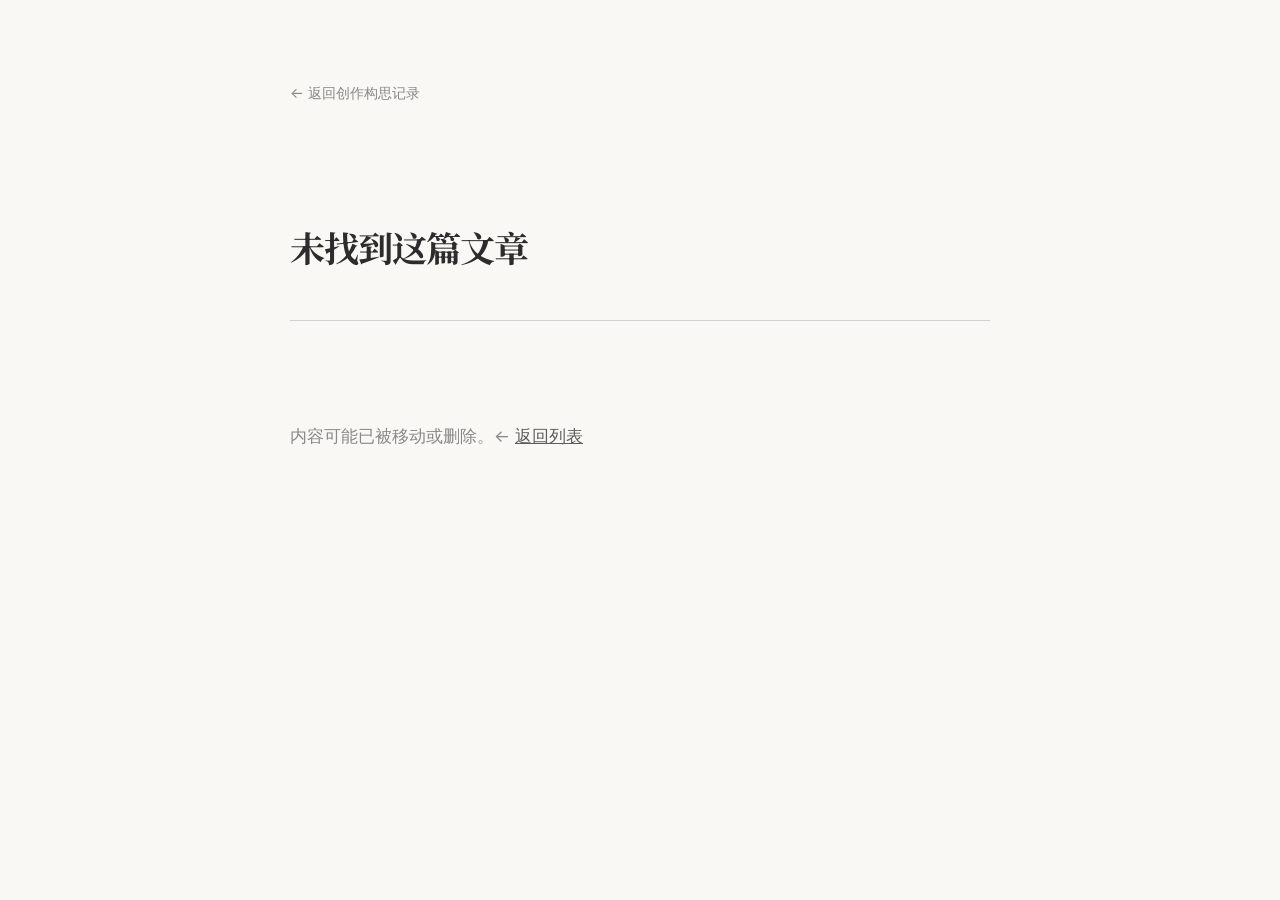
<file: article.html>
<!DOCTYPE html>
<html lang="zh-CN">
<head>
    <meta charset="UTF-8">
    <meta name="viewport" content="width=device-width, initial-scale=1.0">
    <title>创作笔记 - Composer_降噪</title>
    <link rel="stylesheet" href="style.css">
    <link href="https://fonts.googleapis.com/css2?family=Noto+Serif+SC:wght@400;700&family=Inter:wght@300;400&display=swap" rel="stylesheet">
    <style>
        body { background-color: #f9f8f5; }
        .article-container {
            max-width: 700px;
            margin: 80px auto;
            padding: 0 40px;
        }
        .article-header {
            margin-bottom: 60px;
            border-bottom: 1px solid #d1d1d1;
            padding-bottom: 30px;
        }
        .article-header h1 {
            font-size: 2.2rem;
            margin-bottom: 20px;
            line-height: 1.3;
        }
        .meta {
            color: #888;
            font-size: 0.9rem;
            display: flex;
            gap: 20px;
        }
        .article-body {
            font-size: 1.05rem;
            line-height: 1.8;
            color: #333;
        }
        .article-body h2 {
            font-size: 1.5rem;
            margin: 40px 0 20px 0;
            color: #000;
        }
        .article-body p {
            margin-bottom: 20px;
        }
        /* 管理后台用 Markdown 发布的随笔：> 引用块 → 原有高亮框样式 */
        .article-body blockquote {
            background-color: #efede8;
            padding: 20px;
            border-left: 4px solid #5e5e5e;
            margin: 30px 0;
            font-style: italic;
        }
        .article-body ul, .article-body ol { margin: 0 0 20px 0; padding-left: 24px; }
        .article-body li { margin-bottom: 8px; }
        .article-body img { max-width: 100%; }
        .article-body pre {
            background-color: #efede8;
            padding: 16px;
            overflow-x: auto;
            font-size: 0.9rem;
        }
        .back-link {
            display: inline-block;
            margin-bottom: 40px;
            text-decoration: none;
            color: #888;
            font-size: 0.9rem;
            transition: color 0.2s;
        }
        .back-link:hover { color: #000; }
        .article-not-found {
            color: #888;
            padding: 40px 0;
        }
    </style>
</head>
<body>
    <div class="article-container">
        <a href="notes.html" class="back-link">← 返回创作构思记录</a>

        <header class="article-header">
            <h1 id="article-title">…</h1>
            <div class="meta">
                <span id="article-date"></span>
                <span id="article-category"></span>
            </div>
        </header>

        <article class="article-body" id="article-body">
            <p class="article-not-found">正在加载…</p>
        </article>
    </div>

    <script src="content.js"></script>
    <script>
    (function () {
        var slug = new URLSearchParams(window.location.search).get('slug');
        Portfolio.load().then(function (data) {
            var hit = null;
            (data.notes || []).forEach(function (n) { if (n.slug === slug) hit = n; });
            if (!hit) {
                document.title = '未找到文章 - Composer_降噪';
                document.getElementById('article-title').textContent = '未找到这篇文章';
                document.getElementById('article-date').textContent = '';
                document.getElementById('article-category').textContent = '';
                document.getElementById('article-body').innerHTML =
                    '<p class="article-not-found">内容可能已被移动或删除。← <a href="notes.html" style="color:#5e5e5e;">返回列表</a></p>';
                return;
            }
            document.title = hit.title + ' - 创作笔记';
            document.getElementById('article-title').textContent = hit.title;
            document.getElementById('article-date').textContent = '发布日期：' + hit.date;
            document.getElementById('article-category').textContent = '分类：' + hit.category;
            document.getElementById('article-body').innerHTML = hit.body || '';
        }).catch(function (e) {
            document.getElementById('article-body').textContent = '数据加载失败：' + e.message;
        });
    })();
    </script>
</body>
</html>
</file>
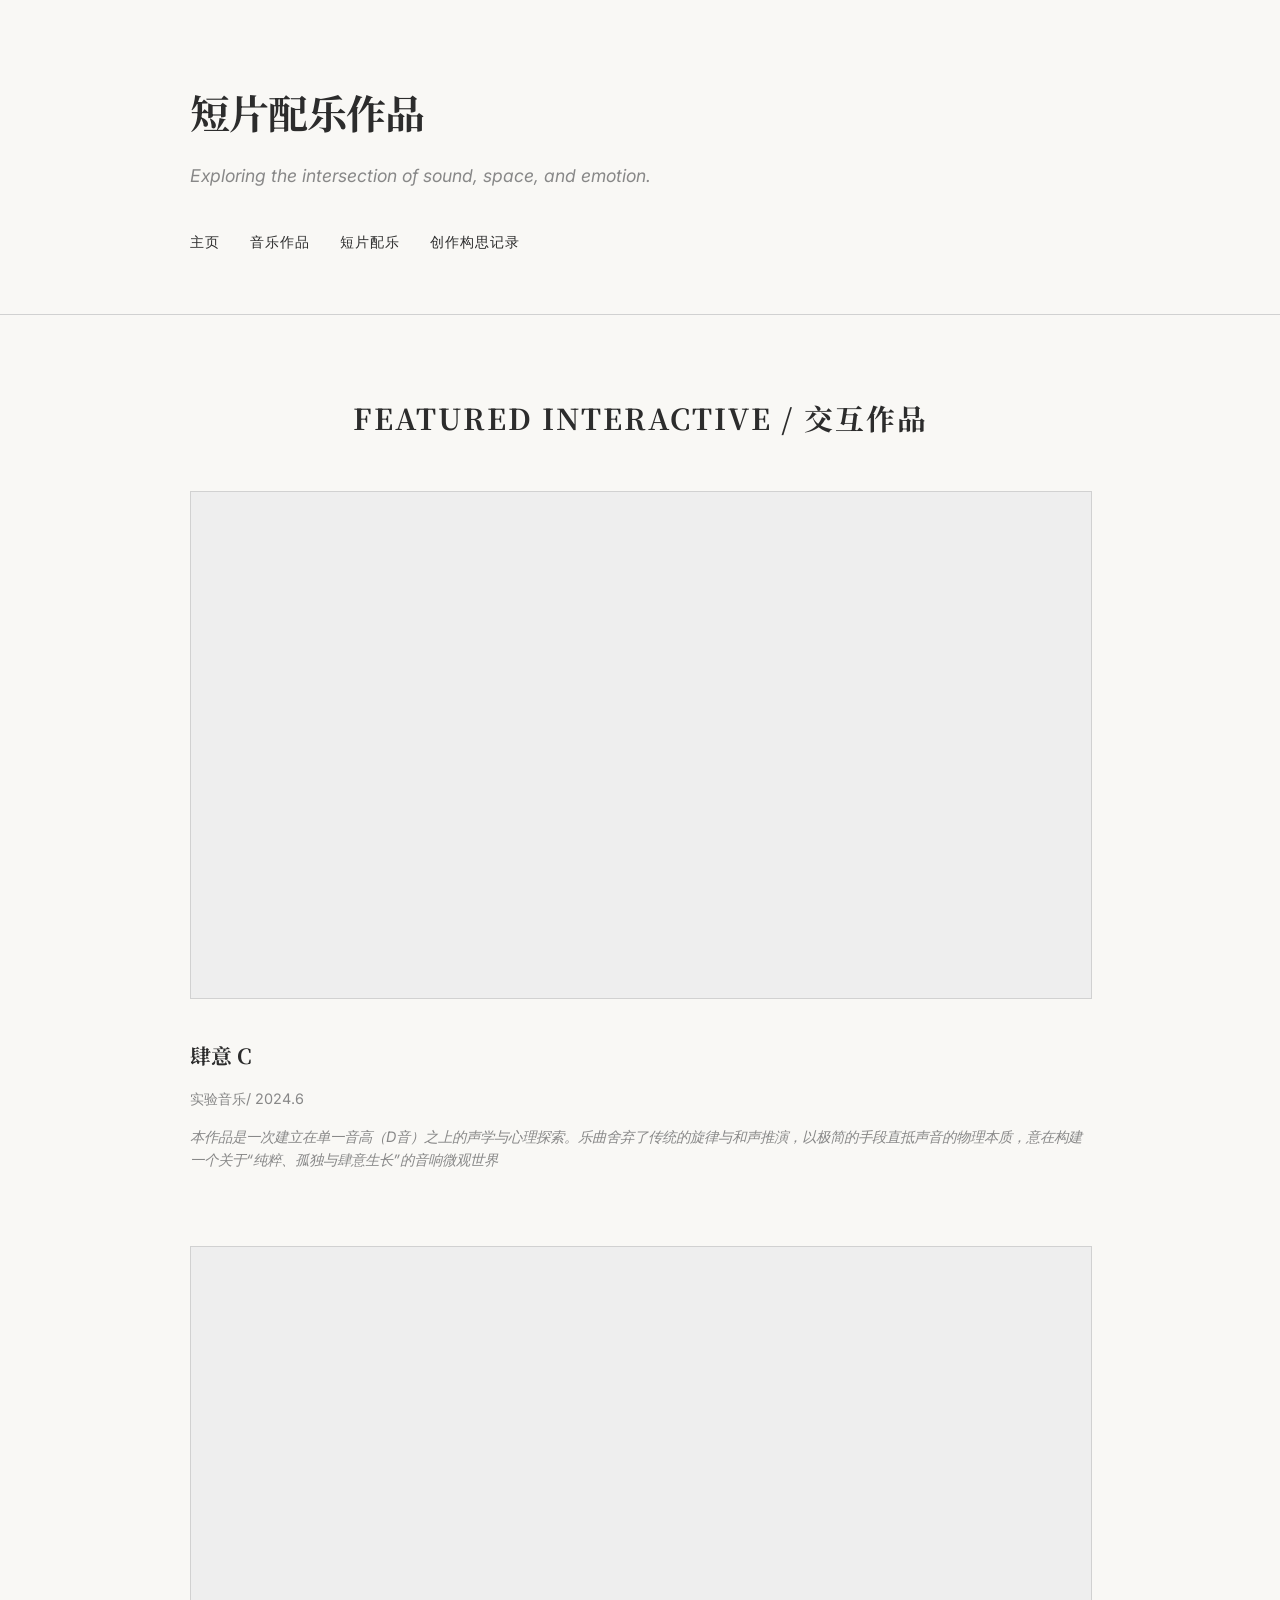
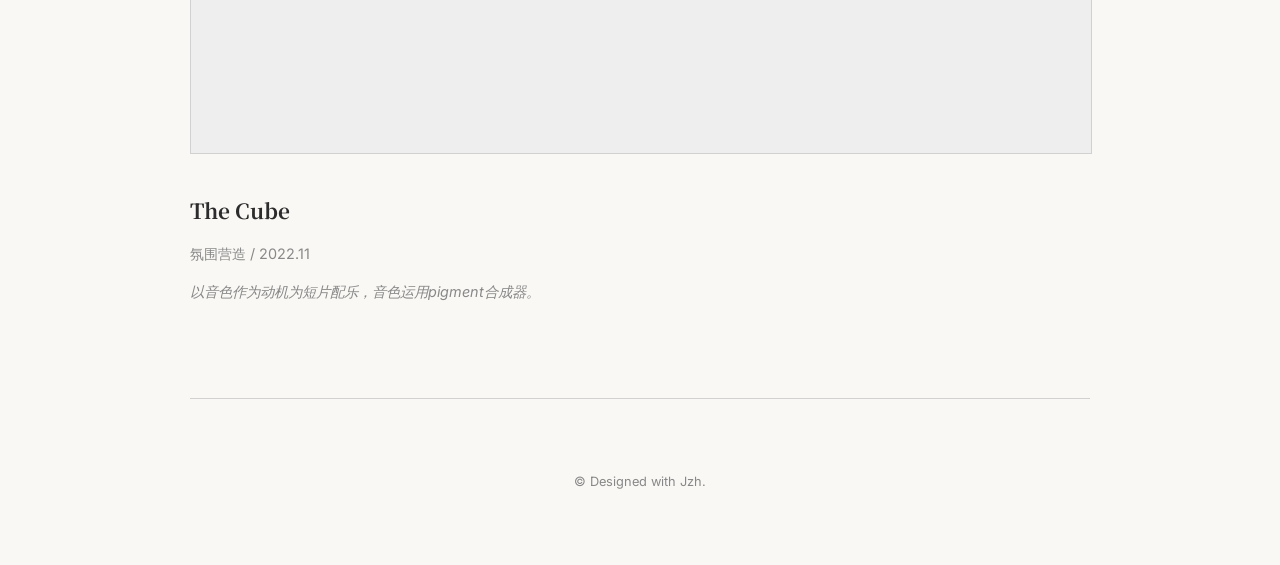
<file: interactive.html>
<!DOCTYPE html>
<html lang="zh-CN">
<head>
    <meta charset="UTF-8">
    <meta name="viewport" content="width=device-width, initial-scale=1.0">
    <title>Composer Jzh | 短片配乐</title>
    <link rel="stylesheet" href="style.css">
    <link href="https://fonts.googleapis.com/css2?family=Noto+Serif+SC:wght@400;700&family=Inter:wght@300;400&display=swap" rel="stylesheet">
</head>
<body class="featured-page">
    <header>
        <div class="container">
            <h1>短片配乐作品</h1>
            <p class="subtitle">Exploring the intersection of sound, space, and emotion.</p>
            <nav>
                <a href="index.html">主页</a>
                <a href="music.html">音乐作品</a>
                <a href="sound-design.html">短片配乐</a>
                <a href="notes.html">创作构思记录</a>
            </nav>
        </div>
    </header>

    <main class="container">
        <!-- Interactive Section -->
        <section id="interactive" class="section">
            <h2 class="section-title">Featured Interactive / 交互作品</h2>
            <div class="work-grid" data-portfolio="videos" data-group="interactive"></div>
        </section>
    </main>

    <footer>
        <div class="container">
            <p>&copy; Designed with Jzh.</p>
        </div>
    </footer>
    <script src="content.js"></script>
</body>
</html>
</file>
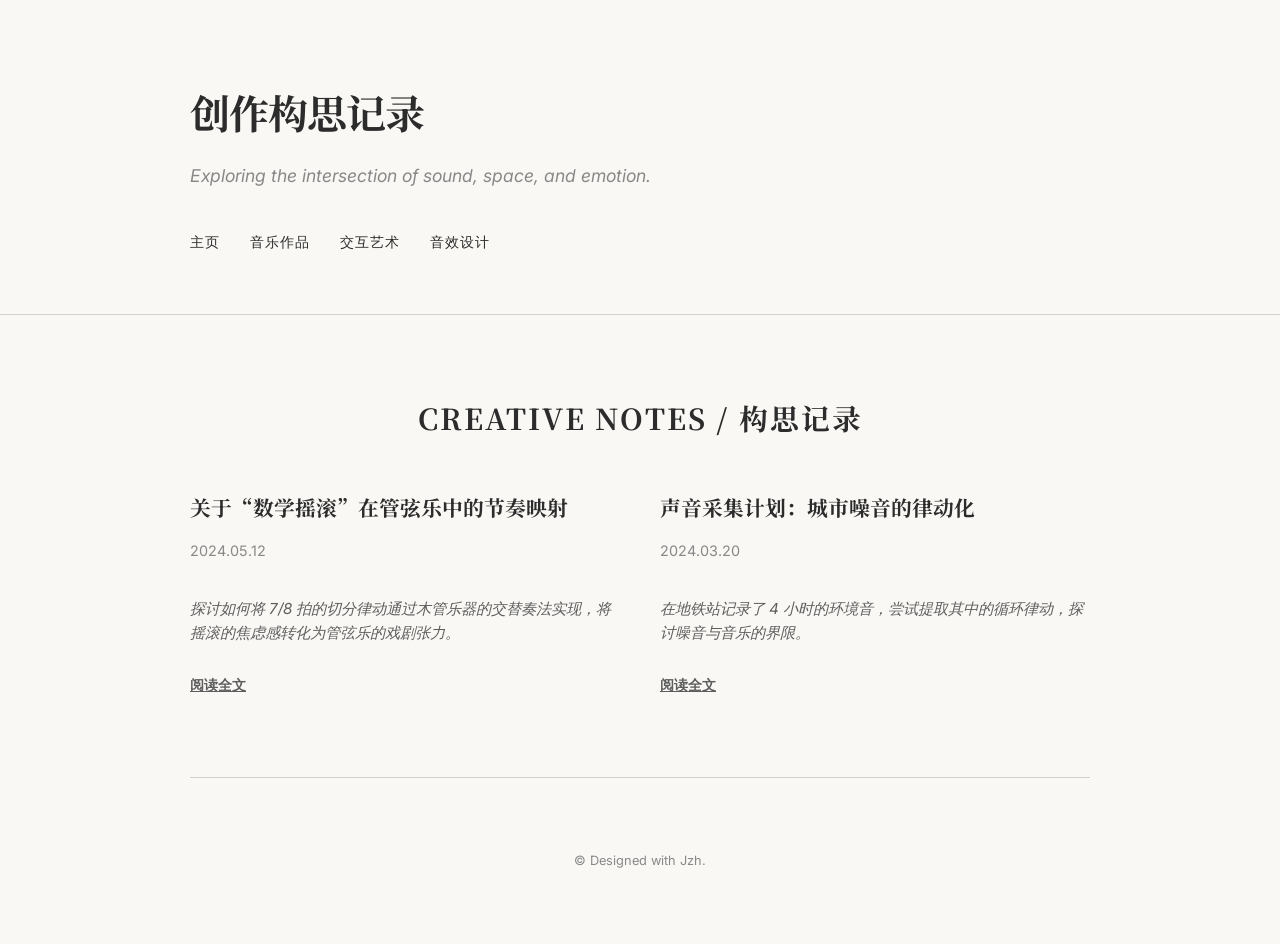
<file: notes.html>
<!DOCTYPE html>
<html lang="zh-CN">
<head>
    <meta charset="UTF-8">
    <meta name="viewport" content="width=device-width, initial-scale=1.0">
    <title>Composer Portfolio | 创作构思记录</title>
    <link rel="stylesheet" href="style.css">
    <link href="https://fonts.googleapis.com/css2?family=Noto+Serif+SC:wght@400;700&family=Inter:wght@300;400&display=swap" rel="stylesheet">
</head>
<body class="featured-page">
    <header>
        <div class="container">
            <h1>创作构思记录</h1>
            <p class="subtitle">Exploring the intersection of sound, space, and emotion.</p>
            <nav>
                <a href="index.html">主页</a>
                <a href="music.html">音乐作品</a>
                <a href="interactive.html">交互艺术</a>
                <a href="sound-design.html">音效设计</a>
            </nav>
        </div>
    </header>

    <main class="container">
        <!-- Notes Section -->
        <section id="notes" class="section">
            <h2 class="section-title">Creative Notes / 构思记录</h2>
            <div class="work-grid" data-portfolio="notes"></div>
        </section>
    </main>

    <footer>
        <div class="container">
            <p>&copy; Designed with Jzh.</p>
        </div>
    </footer>
    <script src="content.js"></script>
</body>
</html>
</file>
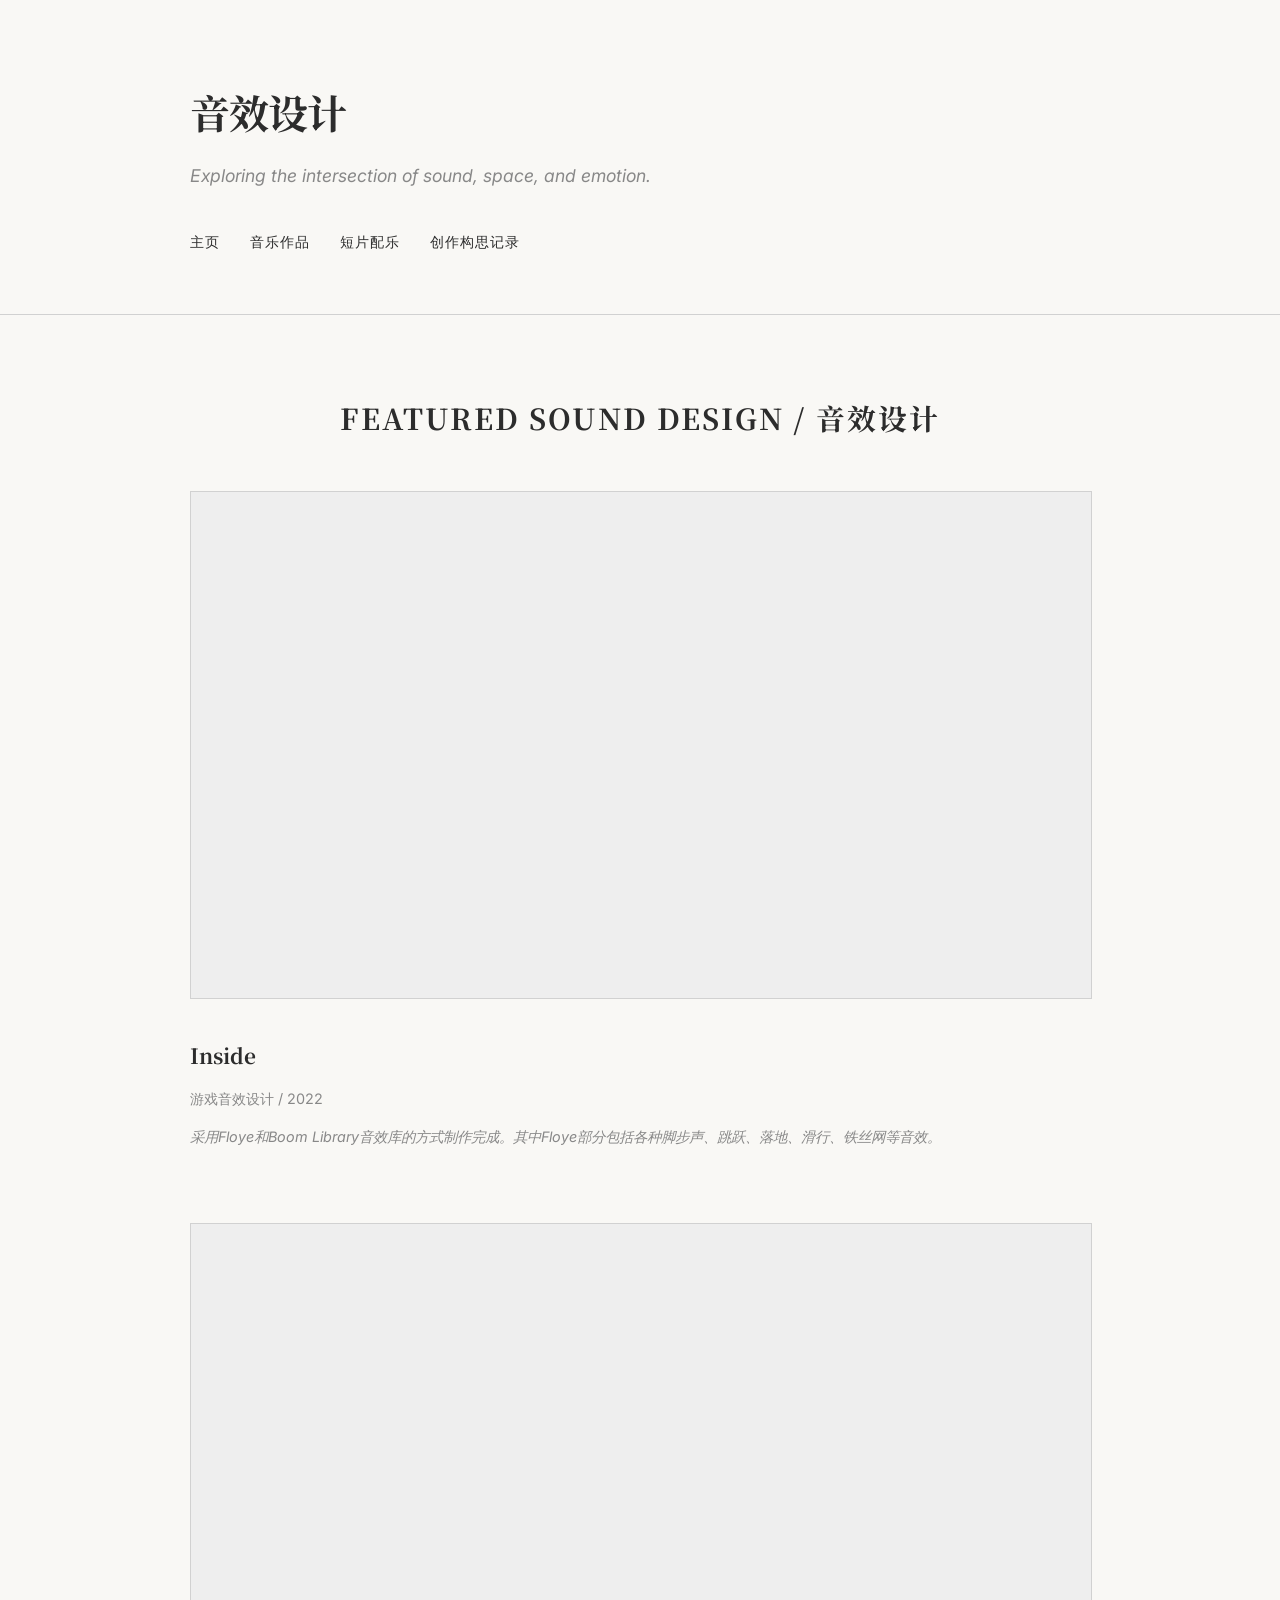
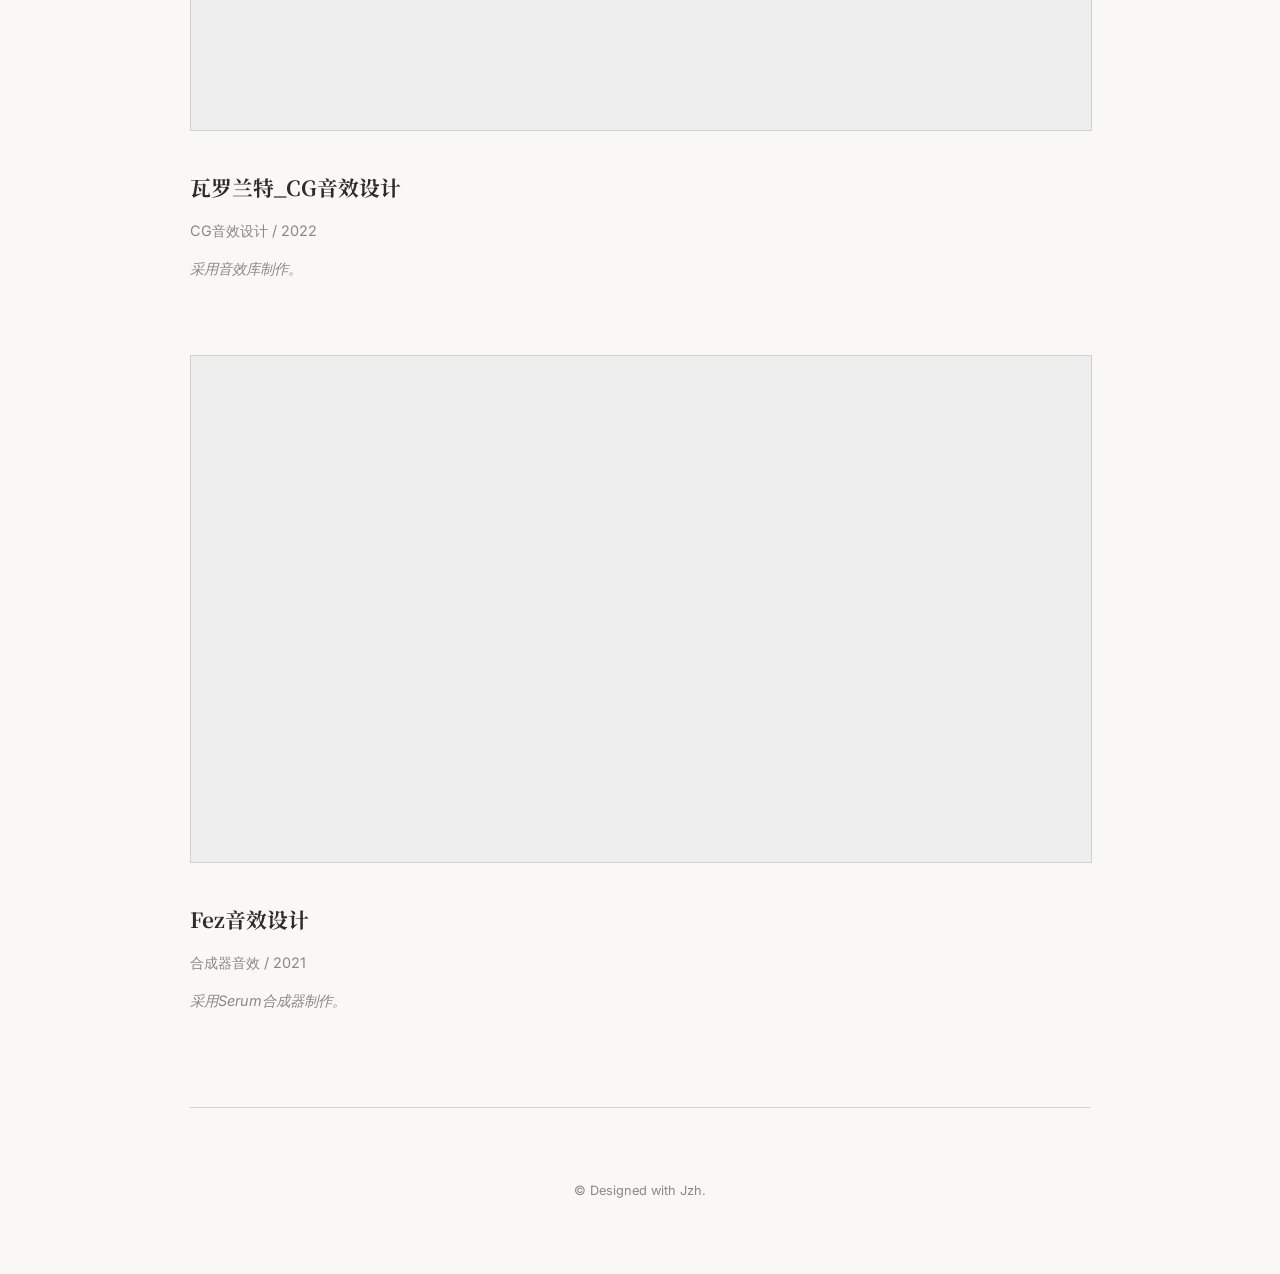
<file: sound-design.html>
<!DOCTYPE html>
<html lang="zh-CN">
<head>
    <meta charset="UTF-8">
    <meta name="viewport" content="width=device-width, initial-scale=1.0">
    <title>Composer Portfolio | 音效设计</title>
    <link rel="stylesheet" href="style.css">
    <link href="https://fonts.googleapis.com/css2?family=Noto+Serif+SC:wght@400;700&family=Inter:wght@300;400&display=swap" rel="stylesheet">
</head>
<body class="featured-page">
    <header>
        <div class="container">
            <h1>音效设计</h1>
            <p class="subtitle">Exploring the intersection of sound, space, and emotion.</p>
            <nav>
                <a href="index.html">主页</a>
                <a href="music.html">音乐作品</a>
                <a href="interactive.html">短片配乐</a>
                <a href="notes.html">创作构思记录</a>
            </nav>
        </div>
    </header>

    <main class="container">
        <!-- Sound Design Section -->
        <section id="sound-design" class="section">
            <h2 class="section-title">Featured Sound Design / 音效设计</h2>
            <div class="work-grid" data-portfolio="videos" data-group="sound"></div>
        </section>
    </main>

    <footer>
        <div class="container">
            <p>&copy; Designed with Jzh.</p>
        </div>
    </footer>
    <script src="content.js"></script>
</body>
</html>
</file>
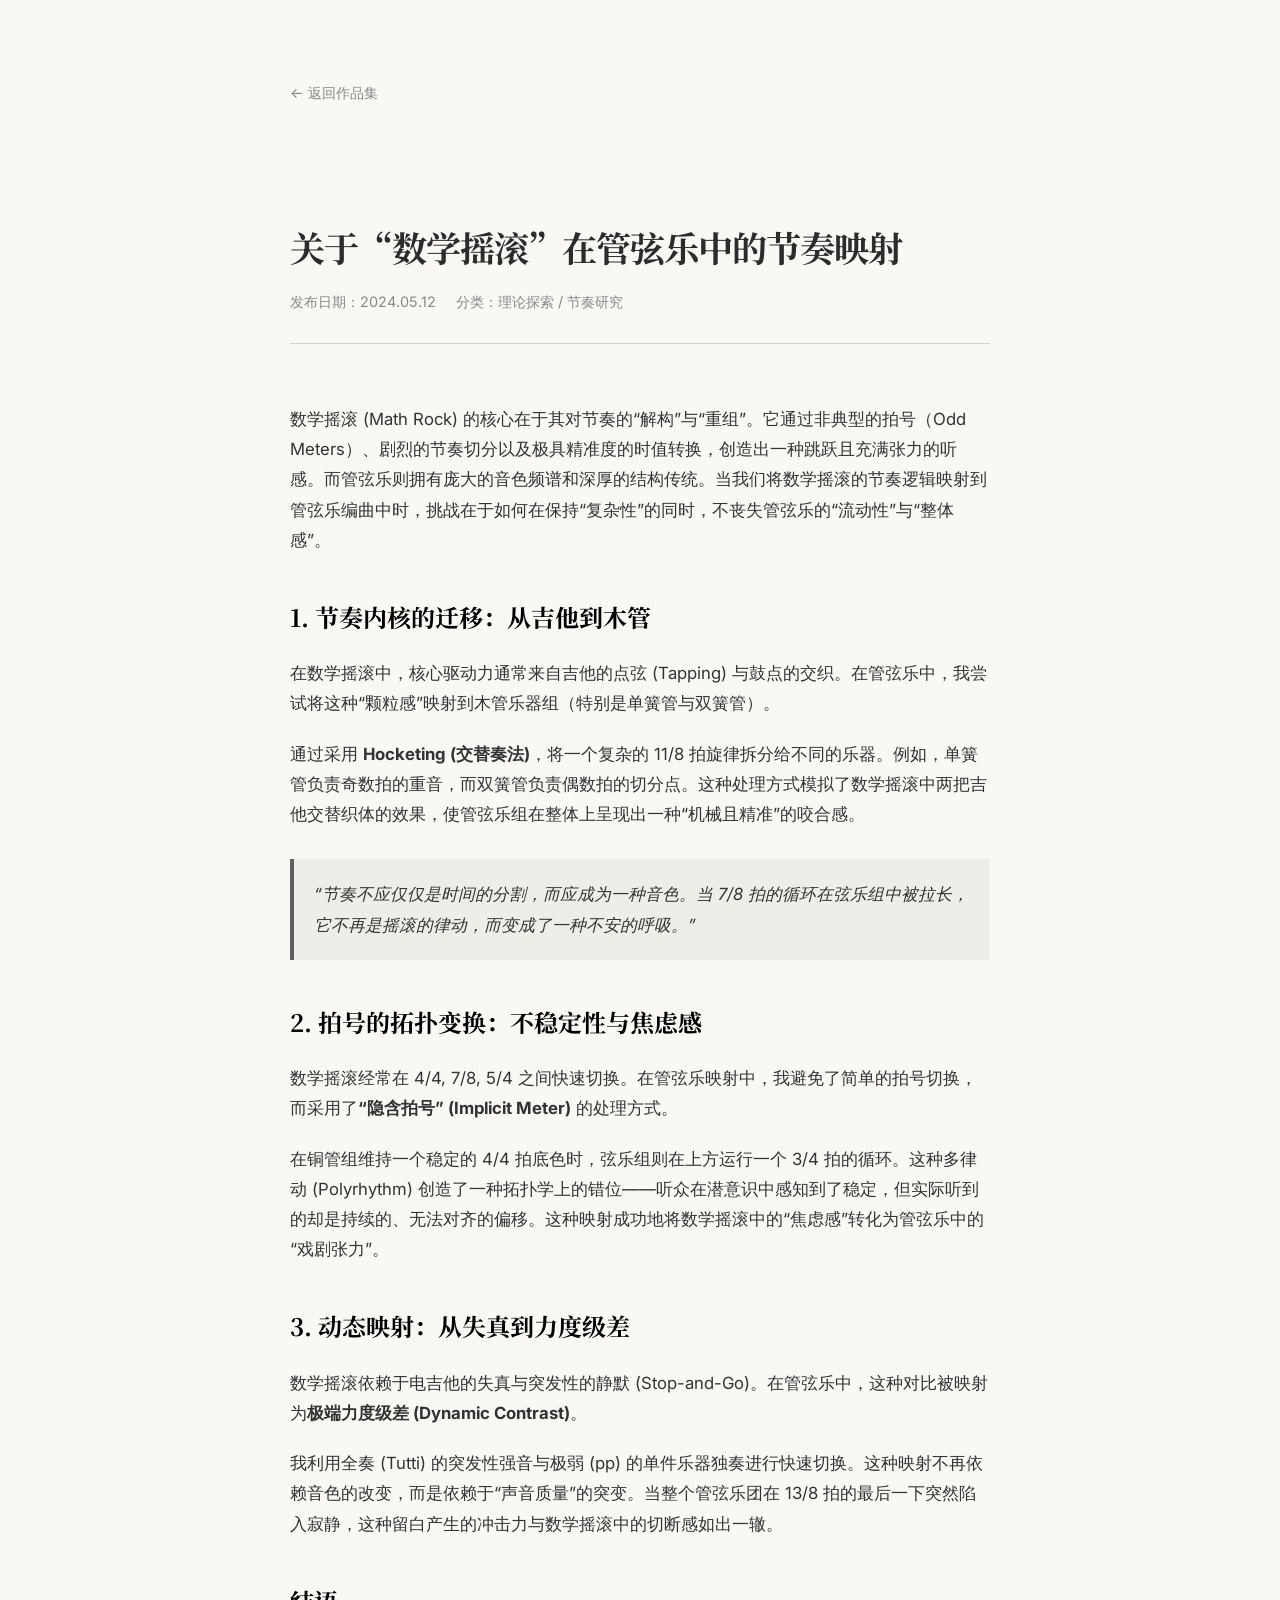
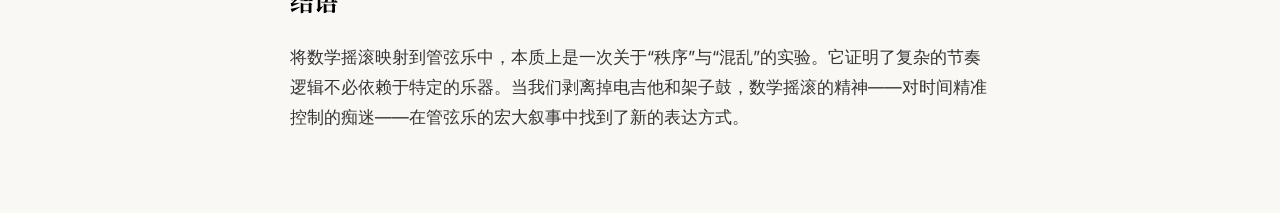
<file: notes/math-rock.html>
<!DOCTYPE html>
<html lang="zh-CN">
<head>
    <meta charset="UTF-8">
    <meta name="viewport" content="width=device-width, initial-scale=1.0">
    <title>关于“数学摇滚”在管弦乐中的节奏映射 - 创作笔记</title>
    <link rel="stylesheet" href="../style.css">
    <link href="https://fonts.googleapis.com/css2?family=Noto+Serif+SC:wght@400;700&family=Inter:wght@300;400&display=swap" rel="stylesheet">
    <style>
        body { background-color: #f9f8f5; }
        .article-container {
            max-width: 700px;
            margin: 80px auto;
            padding: 0 40px;
        }
        .article-header {
            margin-bottom: 60px;
            border-bottom: 1px solid #d1d1d1;
            padding-bottom: 30px;
        }
        .article-header h1 {
            font-size: 2.2rem;
            margin-bottom: 20px;
            line-height: 1.3;
        }
        .meta {
            color: #888;
            font-size: 0.9rem;
            display: flex;
            gap: 20px;
        }
        .article-body {
            font-size: 1.05rem;
            line-height: 1.8;
            color: #333;
        }
        .article-body h2 {
            font-size: 1.5rem;
            margin: 40px 0 20px 0;
            color: #000;
        }
        .article-body p {
            margin-bottom: 20px;
        }
        .highlight-box {
            background-color: #efede8;
            padding: 20px;
            border-left: 4px solid #5e5e5e;
            margin: 30px 0;
            font-style: italic;
        }
        .back-link {
            display: inline-block;
            margin-bottom: 40px;
            text-decoration: none;
            color: #888;
            font-size: 0.9rem;
            transition: color 0.2s;
        }
        .back-link:hover { color: #000; }
    </style>
</head>
<body>
    <div class="article-container">
        <a href="../index.html" class="back-link">← 返回作品集</a>
        
        <header class="article-header">
            <h1>关于“数学摇滚”在管弦乐中的节奏映射</h1>
            <div class="meta">
                <span>发布日期：2024.05.12</span>
                <span>分类：理论探索 / 节奏研究</span>
            </div>
        </header>

        <article class="article-body">
            <p>数学摇滚 (Math Rock) 的核心在于其对节奏的“解构”与“重组”。它通过非典型的拍号（Odd Meters）、剧烈的节奏切分以及极具精准度的时值转换，创造出一种跳跃且充满张力的听感。而管弦乐则拥有庞大的音色频谱和深厚的结构传统。当我们将数学摇滚的节奏逻辑映射到管弦乐编曲中时，挑战在于如何在保持“复杂性”的同时，不丧失管弦乐的“流动性”与“整体感”。</p>

            <h2>1. 节奏内核的迁移：从吉他到木管</h2>
            <p>在数学摇滚中，核心驱动力通常来自吉他的点弦 (Tapping) 与鼓点的交织。在管弦乐中，我尝试将这种“颗粒感”映射到木管乐器组（特别是单簧管与双簧管）。</p>
            <p>通过采用 <strong>Hocketing (交替奏法)</strong>，将一个复杂的 11/8 拍旋律拆分给不同的乐器。例如，单簧管负责奇数拍的重音，而双簧管负责偶数拍的切分点。这种处理方式模拟了数学摇滚中两把吉他交替织体的效果，使管弦乐组在整体上呈现出一种“机械且精准”的咬合感。</p>

            <div class="highlight-box">
                “节奏不应仅仅是时间的分割，而应成为一种音色。当 7/8 拍的循环在弦乐组中被拉长，它不再是摇滚的律动，而变成了一种不安的呼吸。”
            </div>

            <h2>2. 拍号的拓扑变换：不稳定性与焦虑感</h2>
            <p>数学摇滚经常在 4/4, 7/8, 5/4 之间快速切换。在管弦乐映射中，我避免了简单的拍号切换，而采用了<strong>“隐含拍号” (Implicit Meter)</strong> 的处理方式。</p>
            <p>在铜管组维持一个稳定的 4/4 拍底色时，弦乐组则在上方运行一个 3/4 拍的循环。这种多律动 (Polyrhythm) 创造了一种拓扑学上的错位——听众在潜意识中感知到了稳定，但实际听到的却是持续的、无法对齐的偏移。这种映射成功地将数学摇滚中的“焦虑感”转化为管弦乐中的“戏剧张力”。</p>

            <h2>3. 动态映射：从失真到力度级差</h2>
            <p>数学摇滚依赖于电吉他的失真与突发性的静默 (Stop-and-Go)。在管弦乐中，这种对比被映射为<strong>极端力度级差 (Dynamic Contrast)</strong>。</p>
            <p>我利用全奏 (Tutti) 的突发性强音与极弱 (pp) 的单件乐器独奏进行快速切换。这种映射不再依赖音色的改变，而是依赖于“声音质量”的突变。当整个管弦乐团在 13/8 拍的最后一下突然陷入寂静，这种留白产生的冲击力与数学摇滚中的切断感如出一辙。</p>

            <h2>结语</h2>
            <p>将数学摇滚映射到管弦乐中，本质上是一次关于“秩序”与“混乱”的实验。它证明了复杂的节奏逻辑不必依赖于特定的乐器。当我们剥离掉电吉他和架子鼓，数学摇滚的精神——对时间精准控制的痴迷——在管弦乐的宏大叙事中找到了新的表达方式。</p>
        </article>
    </div>
</body>
</html>
</file>
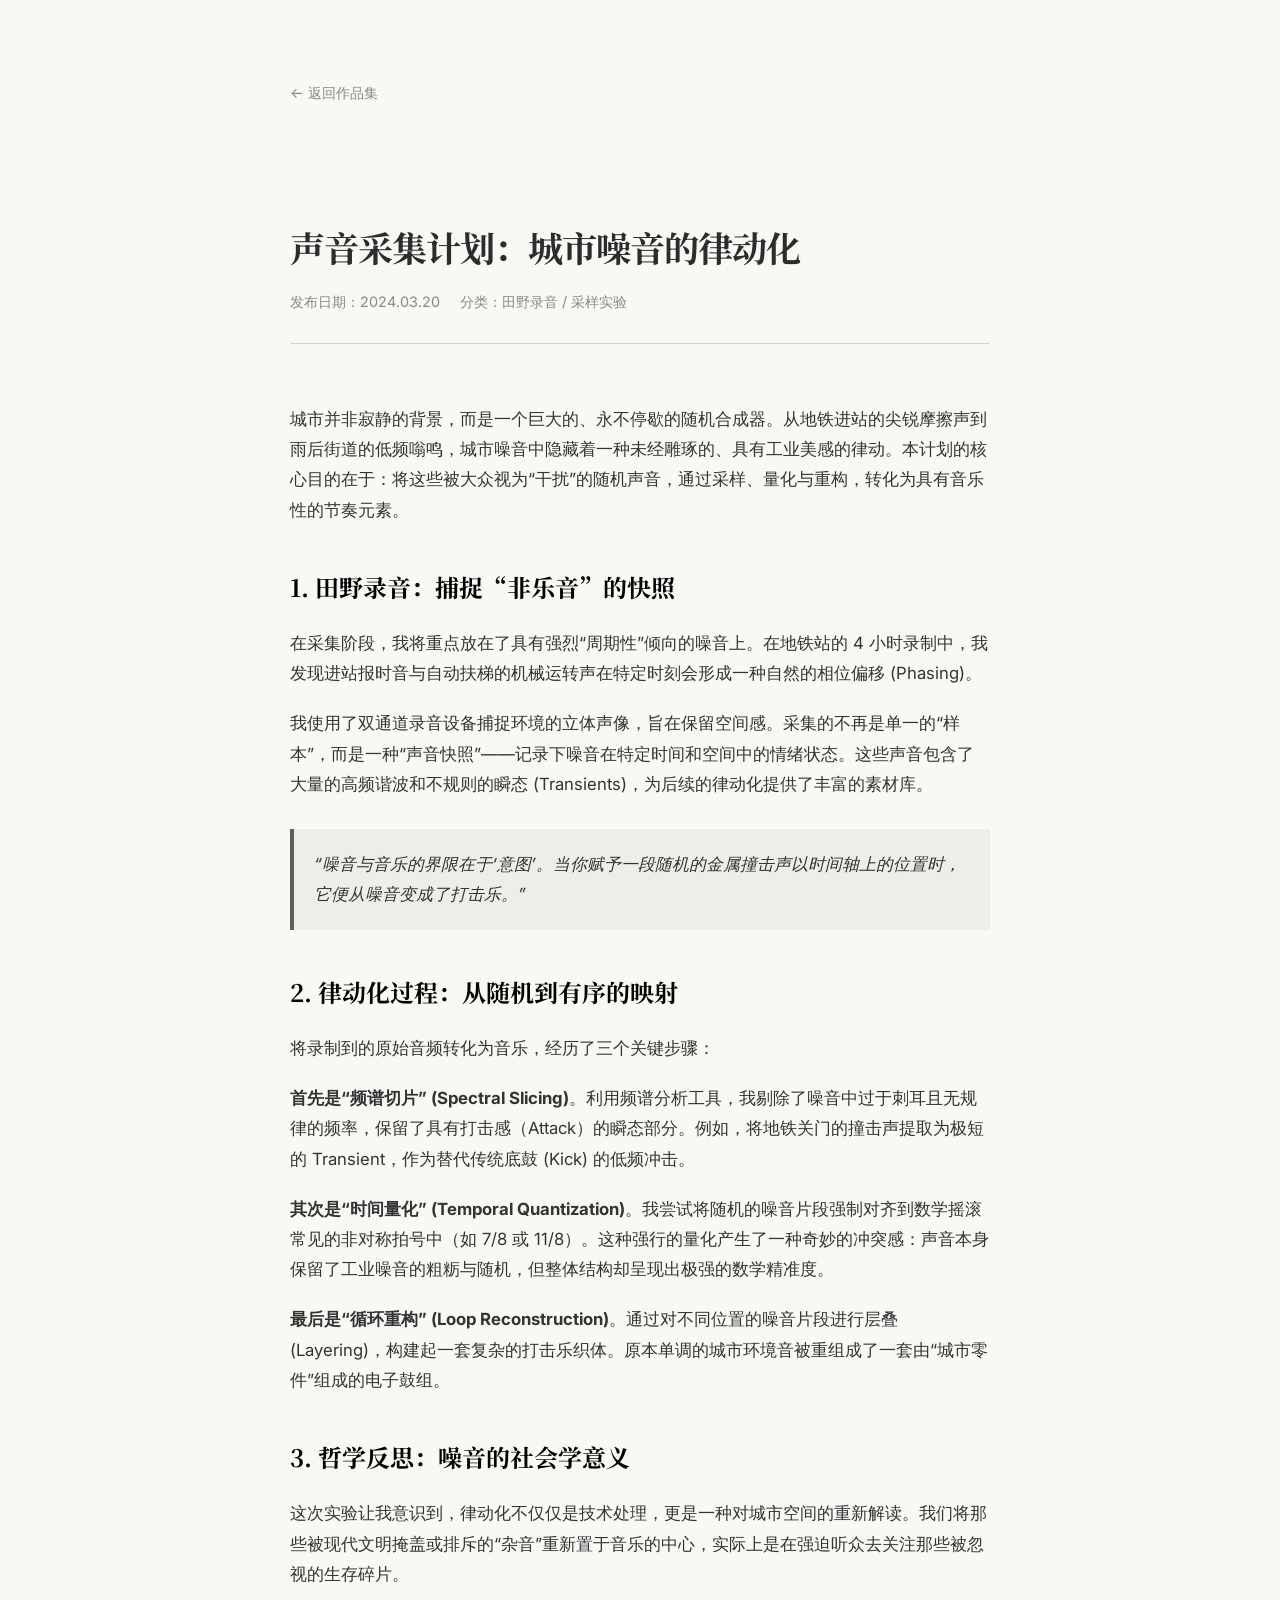
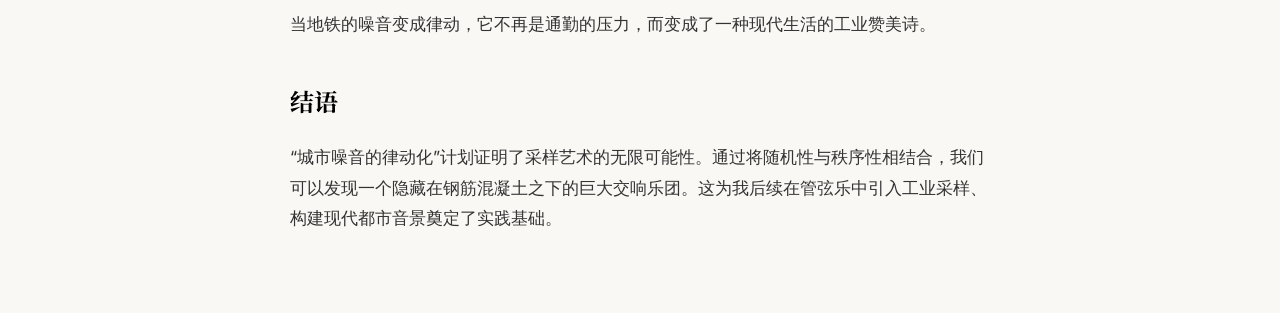
<file: notes/urban-noise.html>
<!DOCTYPE html>
<html lang="zh-CN">
<head>
    <meta charset="UTF-8">
    <meta name="viewport" content="width=device-width, initial-scale=1.0">
    <title>声音采集计划：城市噪音的律动化 - 创作笔记</title>
    <link rel="stylesheet" href="../style.css">
    <link href="https://fonts.googleapis.com/css2?family=Noto+Serif+SC:wght@400;700&family=Inter:wght@300;400&display=swap" rel="stylesheet">
    <style>
        body { background-color: #f9f8f5; }
        .article-container {
            max-width: 700px;
            margin: 80px auto;
            padding: 0 40px;
        }
        .article-header {
            margin-bottom: 60px;
            border-bottom: 1px solid #d1d1d1;
            padding-bottom: 30px;
        }
        .article-header h1 {
            font-size: 2.2rem;
            margin-bottom: 20px;
            line-height: 1.3;
        }
        .meta {
            color: #888;
            font-size: 0.9rem;
            display: flex;
            gap: 20px;
        }
        .article-body {
            font-size: 1.05rem;
            line-height: 1.8;
            color: #333;
        }
        .article-body h2 {
            font-size: 1.5rem;
            margin: 40px 0 20px 0;
            color: #000;
        }
        .article-body p {
            margin-bottom: 20px;
        }
        .highlight-box {
            background-color: #efede8;
            padding: 20px;
            border-left: 4px solid #5e5e5e;
            margin: 30px 0;
            font-style: italic;
        }
        .back-link {
            display: inline-block;
            margin-bottom: 40px;
            text-decoration: none;
            color: #888;
            font-size: 0.9rem;
            transition: color 0.2s;
        }
        .back-link:hover { color: #000; }
    </style>
</head>
<body>
    <div class="article-container">
        <a href="../index.html" class="back-link">← 返回作品集</a>
        
        <header class="article-header">
            <h1>声音采集计划：城市噪音的律动化</h1>
            <div class="meta">
                <span>发布日期：2024.03.20</span>
                <span>分类：田野录音 / 采样实验</span>
            </div>
        </header>

        <article class="article-body">
            <p>城市并非寂静的背景，而是一个巨大的、永不停歇的随机合成器。从地铁进站的尖锐摩擦声到雨后街道的低频嗡鸣，城市噪音中隐藏着一种未经雕琢的、具有工业美感的律动。本计划的核心目的在于：将这些被大众视为“干扰”的随机声音，通过采样、量化与重构，转化为具有音乐性的节奏元素。</p>

            <h2>1. 田野录音：捕捉“非乐音”的快照</h2>
            <p>在采集阶段，我将重点放在了具有强烈“周期性”倾向的噪音上。在地铁站的 4 小时录制中，我发现进站报时音与自动扶梯的机械运转声在特定时刻会形成一种自然的相位偏移 (Phasing)。</p>
            <p>我使用了双通道录音设备捕捉环境的立体声像，旨在保留空间感。采集的不再是单一的“样本”，而是一种“声音快照”——记录下噪音在特定时间和空间中的情绪状态。这些声音包含了大量的高频谐波和不规则的瞬态 (Transients)，为后续的律动化提供了丰富的素材库。</p>

            <div class="highlight-box">
                “噪音与音乐的界限在于‘意图’。当你赋予一段随机的金属撞击声以时间轴上的位置时，它便从噪音变成了打击乐。”
            </div>

            <h2>2. 律动化过程：从随机到有序的映射</h2>
            <p>将录制到的原始音频转化为音乐，经历了三个关键步骤：</p>
            <p><strong>首先是“频谱切片” (Spectral Slicing)</strong>。利用频谱分析工具，我剔除了噪音中过于刺耳且无规律的频率，保留了具有打击感（Attack）的瞬态部分。例如，将地铁关门的撞击声提取为极短的 Transient，作为替代传统底鼓 (Kick) 的低频冲击。</p>
            <p><strong>其次是“时间量化” (Temporal Quantization)</strong>。我尝试将随机的噪音片段强制对齐到数学摇滚常见的非对称拍号中（如 7/8 或 11/8）。这种强行的量化产生了一种奇妙的冲突感：声音本身保留了工业噪音的粗粝与随机，但整体结构却呈现出极强的数学精准度。</p>
            <p><strong>最后是“循环重构” (Loop Reconstruction)</strong>。通过对不同位置的噪音片段进行层叠 (Layering)，构建起一套复杂的打击乐织体。原本单调的城市环境音被重组成了一套由“城市零件”组成的电子鼓组。</p>

            <h2>3. 哲学反思：噪音的社会学意义</h2>
            <p>这次实验让我意识到，律动化不仅仅是技术处理，更是一种对城市空间的重新解读。我们将那些被现代文明掩盖或排斥的“杂音”重新置于音乐的中心，实际上是在强迫听众去关注那些被忽视的生存碎片。</p>
            <p>当地铁的噪音变成律动，它不再是通勤的压力，而变成了一种现代生活的工业赞美诗。</p>

            <h2>结语</h2>
            <p>“城市噪音的律动化”计划证明了采样艺术的无限可能性。通过将随机性与秩序性相结合，我们可以发现一个隐藏在钢筋混凝土之下的巨大交响乐团。这为我后续在管弦乐中引入工业采样、构建现代都市音景奠定了实践基础。</p>
        </article>
    </div>
</body>
</html>
</file>
<file: style.css>
:root {
    --bg-color: #f9f8f5; /* Off-white, paper-like texture */
    --text-color: #2c2c2c;
    --accent-color: #5e5e5e;
    --border-color: #d1d1d1;
    --muted-color: #888;
    --link-color: #000;
}

body {
    margin: 0;
    padding: 0;
    font-family: 'Inter', -apple-system, BlinkMacSystemFont, 'Segoe UI', Roboto, sans-serif;
    background-color: var(--bg-color);
    color: var(--text-color);
    line-height: 1.6;
}

.container {
    max-width: 900px;
    margin: 0 auto;
    padding: 0 40px;
}

/* Typography */
h1, h2, h3 {
    font-family: 'Noto Serif SC', serif;
    font-weight: 700;
    margin: 0;
}

/* Header */
header {
    padding: 80px 0 60px 0;
    border-bottom: 1px solid var(--border-color);
}

header h1 {
    font-size: 2.5rem;
    letter-spacing: -1px;
    margin-bottom: 10px;
}

.subtitle {
    font-size: 1.1rem;
    color: var(--muted-color);
    margin-bottom: 40px;
    font-style: italic;
}

nav {
    display: flex;
    gap: 30px;
}

nav a {
    text-decoration: none;
    color: var(--text-color);
    font-size: 0.9rem;
    text-transform: uppercase;
    letter-spacing: 1px;
    transition: color 0.2s;
    border-bottom: 1px solid transparent;
}

nav a:hover {
    color: var(--muted-color);
    border-bottom: 1px solid var(--muted-color);
}

/* Section Styling */
.section {
    padding: 80px 0;
    border-bottom: 1px solid var(--border-color);
}

.section-title {
    font-size: 1.8rem;
    margin-bottom: 50px;
    text-align: center;
    letter-spacing: 2px;
    text-transform: uppercase;
}

/* Work Grid */
.work-grid {
    display: grid;
    grid-template-columns: repeat(2, 1fr);
    gap: 60px 40px;
}

.work-item {
    display: flex;
    flex-direction: column;
    gap: 20px;
}

.work-item.full-width {
    grid-column: span 2;
}

.work-info h3 {
    font-size: 1.3rem;
    margin-bottom: 5px;
}

.work-info p {
    font-size: 0.9rem;
    color: var(--muted-color);
    margin-bottom: 15px;
}

.work-description {
    font-size: 0.95rem;
    color: var(--accent-color);
    font-style: italic;
}

/* Audio Player Styling */
.music-player-container {
    display: flex;
    flex-direction: column;
    align-items: flex-start;
    gap: 10px;
    max-width: 100%;
}

.music-player-container iframe {
    max-width: 100%;
    border: none;
}

.music-fallback {
    text-decoration: none;
    color: var(--muted-color);
    font-size: 0.8rem;
    transition: color 0.2s;
}

.music-fallback:hover {
    color: var(--text-color);
}

audio {
    width: 100%;
    height: 30px;
    filter: grayscale(1) invert(0.1);
    opacity: 0.7;
    transition: opacity 0.2s;
}

audio:hover {
    opacity: 1;
}

/* Video Placeholder */
.media-container {
    width: 100%;
    aspect-ratio: 16 / 9;
    background-color: #eee;
    display: flex;
    align-items: center;
    justify-content: center;
    border: 1px solid var(--border-color);
    margin-bottom: 20px;
}

.video-placeholder {
    color: var(--muted-color);
    font-size: 0.9rem;
    letter-spacing: 1px;
}

/* Notes Section */
.notes-container {
    display: flex;
    flex-direction: column;
    gap: 40px;
}

.note-item {
    padding-bottom: 30px;
    border-bottom: 1px solid #eee;
}

.note-date {
    font-size: 0.8rem;
    color: var(--muted-color);
    display: block;
    margin-bottom: 10px;
}

.note-item h3 {
    font-size: 1.2rem;
    margin-bottom: 10px;
}

.note-item p {
    font-size: 0.95rem;
    color: var(--accent-color);
    margin-bottom: 15px;
}

.read-more {
    text-decoration: none;
    color: var(--text-color);
    font-size: 0.85rem;
    font-weight: bold;
}

/* Footer */
footer {
    padding: 60px 0;
    text-align: center;
    font-size: 0.8rem;
    color: var(--muted-color);
}

/* Responsive */
@media (max-width: 768px) {
    .work-grid {
        grid-template-columns: 1fr;
    }
    .work-item.full-width {
        grid-column: span 1;
    }
    nav {
        flex-wrap: wrap;
        gap: 15px;
    }
    .container {
        padding: 0 20px;
    }
}
</file>
